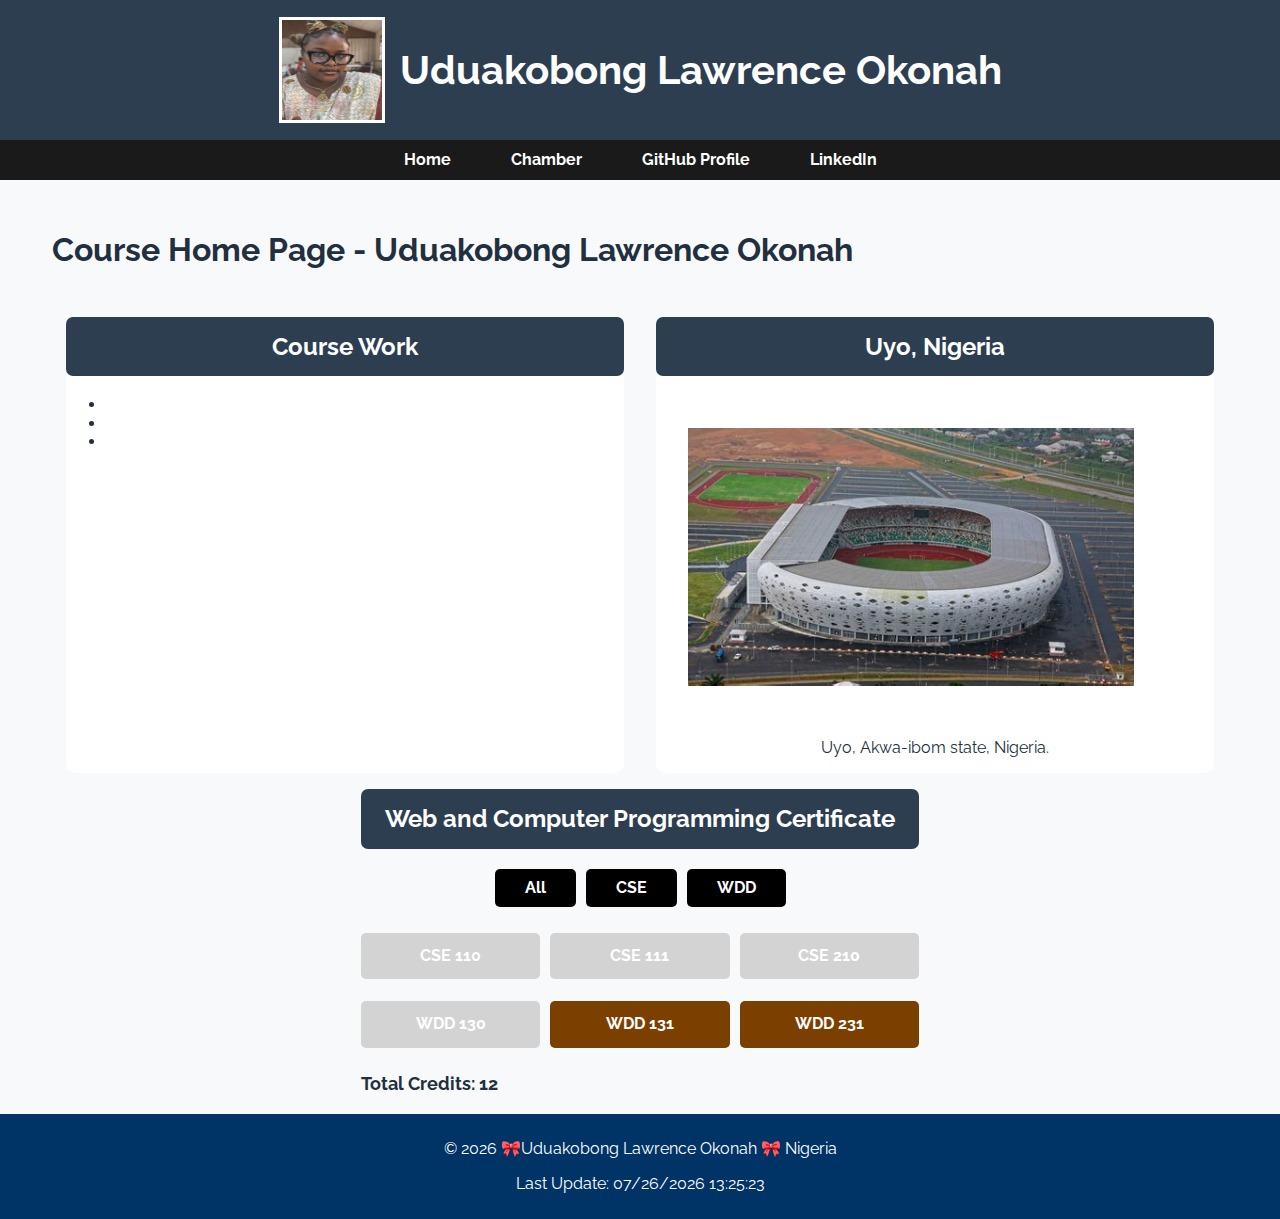
<file: index.html>
<!DOCTYPE html>
<html lang="en">
<head>
    <meta charset="UTF-8">
    <meta name="viewport" content="width=device-width, initial-scale=1.0">
    <meta name="description" content="This is a Course Home Page for WDD 231 - Web Frontend 1. Includes coursework, certificates, and learning resources.">
    <meta name="author" content="Uduakobong Lawrence Okonah">
    <!-- Open Graph Meta Tags -->
    <meta property="og:title" content="My coding Journey">
    <meta property="og:type" content="website">
    <meta property="og:image" content="https://www.ibomair.com/wp-content/uploads/2022/01/hl81gtkfqex41.jpg">
    <meta property="og:url" content="https://www.facebook.com/100078865802410/posts/pfbid02Fm5RbTZzjkz1aXRdN1LoYxddqmeqtpqr6Qx6AHfBVvwzrR9WyxikmptDHrVQuvj9l/?app=fbl">    
    <title>Course Home Page - Uduakobong Lawrence Okonah</title>
    <link rel="preconnect" href="https://fonts.googleapis.com">
    <link rel="preconnect" href="https://fonts.gstatic.com" crossorigin>
    <link href="https://fonts.googleapis.com/css2?family=Raleway:wght@400;700&family=Open+Sans:wght@300;600&display=swap" rel="stylesheet">
    <link rel="stylesheet" href="styles/normalize.css">
    <link rel="stylesheet" href="styles/large.css">
    <link rel="stylesheet" href="styles/small.css">
    <link rel="icon" href="favicon.ico">
    <script src="scripts/navigation.js" defer></script>
    <script src="scripts/date.js" defer></script>
    <script src="scripts/course.js" defer></script>
</head>
<body>
    <header>
        <img src="images/mypicture.jpg" alt="Uduak's Picture">
        <span class="name">Uduakobong Lawrence Okonah</span>
        <button id="menu-toggle">☰</button>
    </header>
    <nav id="animateme">
        <ul id="menu">
            <li><a href="index.html">Home</a></li>
            <li><a href="/chamber/index.html">Chamber</a></li>
            <li><a href="https://github.com/UduakOkonah">GitHub Profile</a></li>
            <li><a href="https://www.linkedin.com/in/uduakobong-okonah-b5bb96252/">LinkedIn</a></li>
        </ul>
    </nav>
    

    <main>
        <h1>Course Home Page - Uduakobong Lawrence Okonah</h1>
      <section class="morden">
        <div class="box">
            <h2>Course Work</h2>
            <ul>
                <li></li>
                <li></li>
                <li></li>
            </ul>
        </div>
      </section>

      <section class="morden">
        <div class="box">
            <h2>Uyo, Nigeria</h2>
            <img  class="img" src="images/Uyo.jpeg" alt="Boabab Trees">
            <p>Uyo, Akwa-ibom state, Nigeria.</p>
        </div>
      </section>

      <section class="Certificate">
        <h2>Web and Computer Programming Certificate</h2>
        <div class="buttons">
            <button id="all">All</button>
            <button id="cse">CSE</button>
            <button id="wdd">WDD</button>
        </div>
    <div>
        <div id="courses" class="courses-container"></div>
        <div id="total-credits" class="total-credits">Total Credits: 0</div>
    </div>
    </section>
    </main>

    <footer>
        <!-- footer -->
        <p>&copy; <span id="currentyear"></span> 🎀Uduakobong Lawrence Okonah 🎀 Nigeria</p>
        <p id="lastModified"></p>
    </footer>
</body>
</html>
</file>
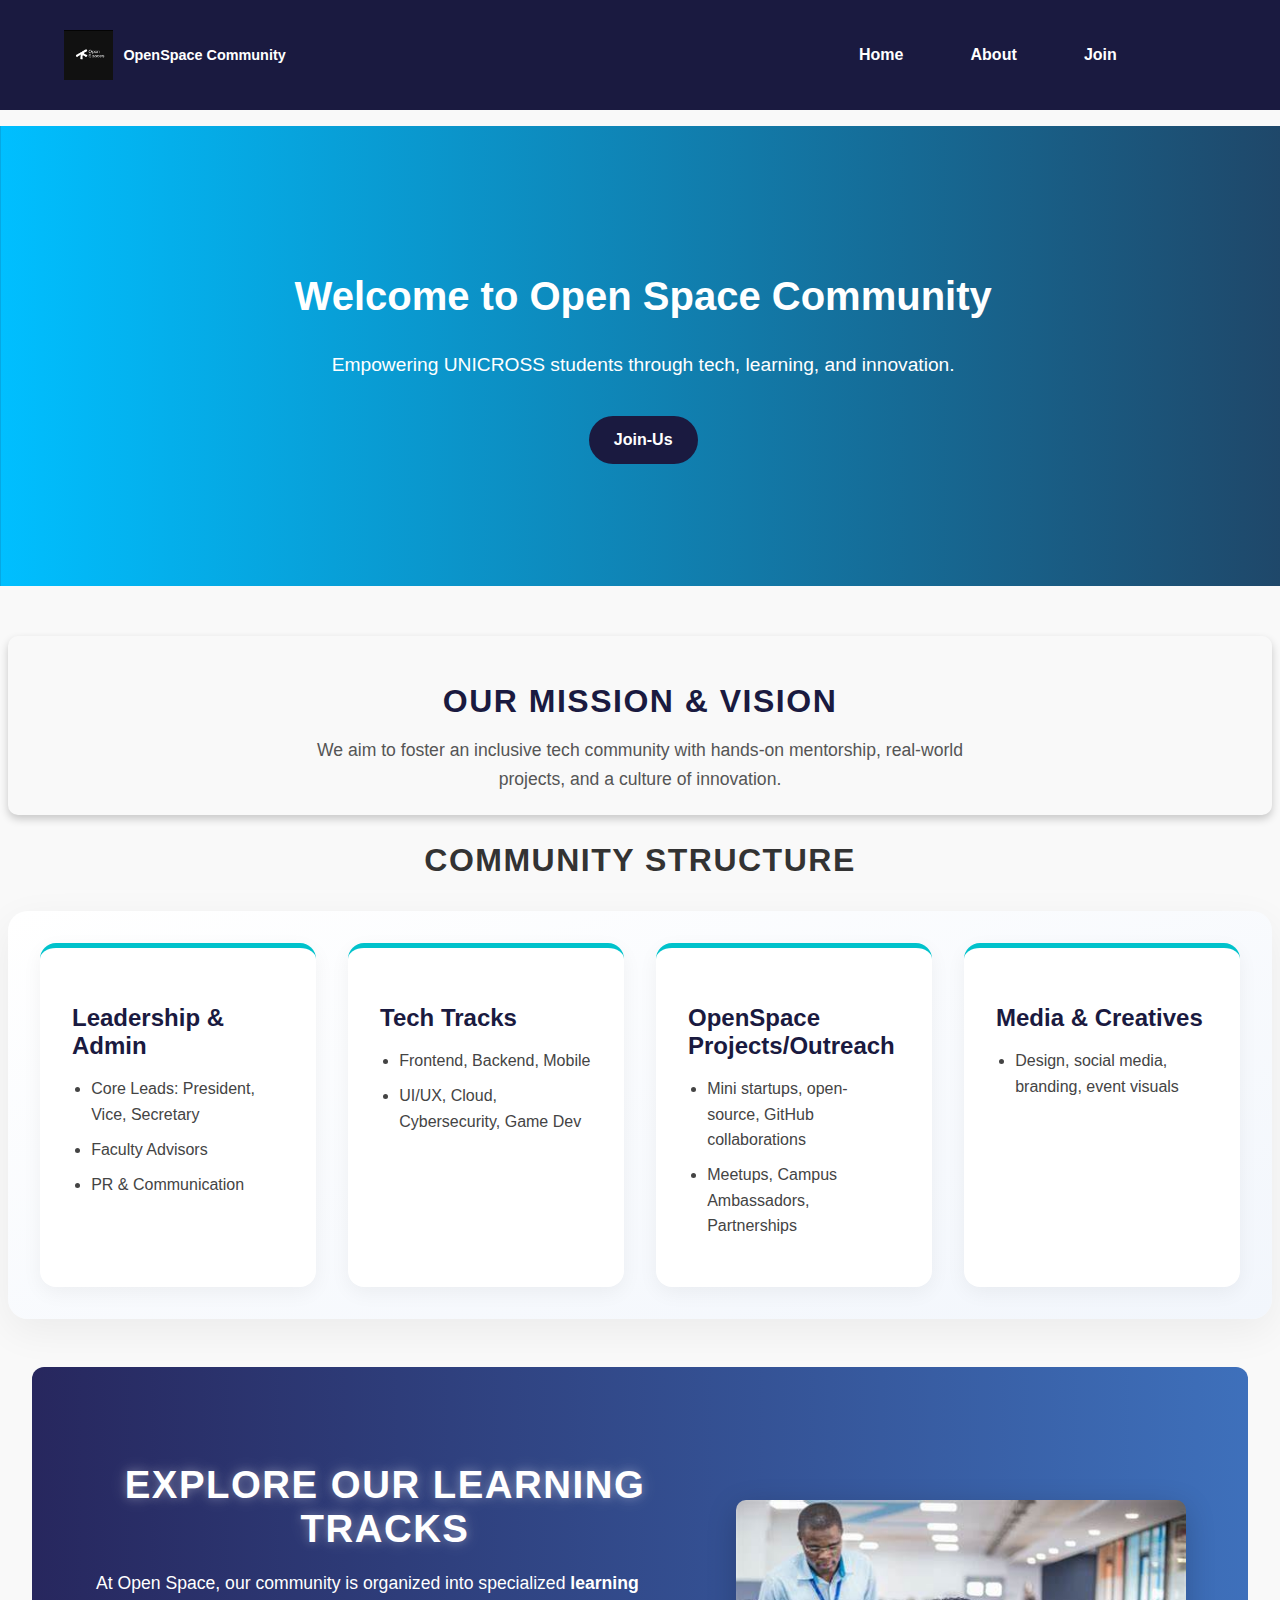
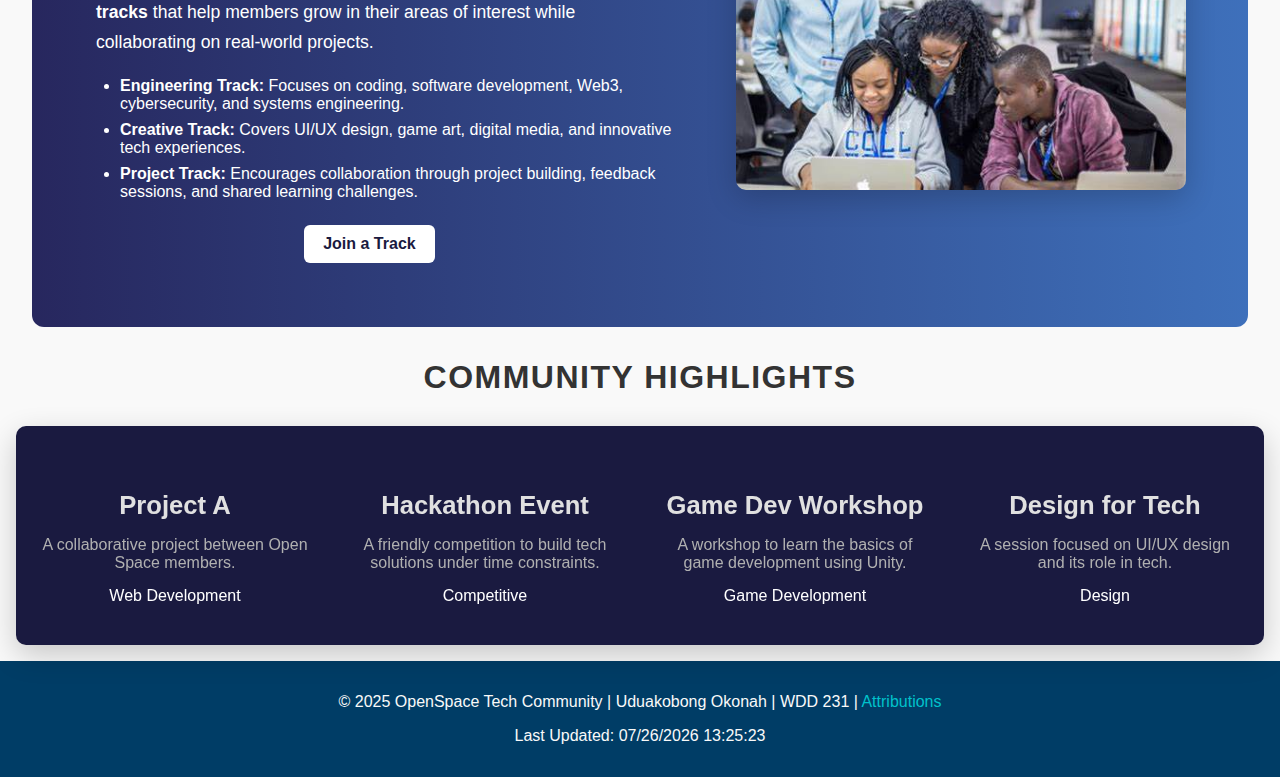
<file: openspace/index.html>
<!-- Let's scaffold the initial project structure and homepage: index.html -->

<!-- File: /openspace/index.html -->
<!DOCTYPE html>
<html lang="en">
<head>
  <meta charset="UTF-8">
  <meta name="viewport" content="width=device-width, initial-scale=1.0">
  <meta name="author" content="Uduakobong Lawrence Okonah">
  <meta name="description" content="The hub for Open Space Tech Community at UNICROSS - events, mentorship, and projects.">

  <!-- Facebook Open Graph Meta -->
  <meta property="og:title" content="OpenSpace Community - Home">
  <meta property="og:type" content="website">
  <meta property="og:image" content="https://github.com/UduakOkonah/wdd231/tree/main/images">
  <meta property="og:url" content="https://yourgithubusername.github.io/wdd231/chamber/index.html">  
  <title>Open Space Tech Community- Home</title>

  <link rel="stylesheet" href="styles/base.css">
  <link rel="stylesheet" href="styles/small.css" media="screen and (max-width: 480px)">
  <link rel="stylesheet" href="styles/meduim.css" media="screen and (min-width: 481px) and (max-width: 768px)">
  <link rel="stylesheet" href="styles/large.css" media="screen and (min-width: 769px)">
  
  <link rel="icon" href="images/favicon.ico">
  <script type="module" src="script/main.js"></script>
  <script type="module" src="script/data.js"></script>
  <script type="module" src="script/navigation.js"></script>
</head>
<body>
  <header>
    <div class="logo-container">
      <img loading="lazy" src="images/logo.jpg" alt="OpenSpace-logo">
      <span>OpenSpace Community</span>
    </div>
    <nav>
      <button id="myButton">&#9776;</button>
      <ul class="menuLinks">
        <li><a href="index.html">Home</a></li>
        <li><a href="about.html">About</a></li>
        <li><a href="join.html">Join</a></li>
      </ul>
    </nav>
  </header>

  <main>
    <section class="hero">
      <h1>Welcome to Open Space Community</h1>
      <p>Empowering UNICROSS students through tech, learning, and innovation.</p>
      <a href="join.html" class="join-btn">Join-Us</a>
    </section>

    <div id="welcome-modal" class="modal hidden">
      <div class="modal-content">
        <span class="close-btn">&times;</span>
        <h2>🎉 Welcome to Open Space Tech!</h2>
        <p>We’re excited to have you here. Explore our tracks and get involved!</p>
      </div>
    </div>
    

    <section class="mission">
      <h2>Our Mission & Vision</h2>
      <p>We aim to foster an inclusive tech community with hands-on mentorship, real-world projects, and a culture of innovation.</p>
    </section>

    <section class="structure">
      <h2>Community Structure</h2>
      <div id="how-to-begin" class="card-container"></div>
    </section>

    <section class="learning-track-highlight">
      <div class="track-content">
        <h2>Explore Our Learning Tracks</h2>
        <p>At Open Space, our community is organized into specialized <strong>learning tracks</strong> that help members grow in their areas of interest while collaborating on real-world projects.</p>
        <ul>
          <li><strong>Engineering Track:</strong> Focuses on coding, software development, Web3, cybersecurity, and systems engineering.</li>
          <li><strong>Creative Track:</strong> Covers UI/UX design, game art, digital media, and innovative tech experiences.</li>
          <li><strong>Project Track:</strong> Encourages collaboration through project building, feedback sessions, and shared learning challenges.</li>
        </ul>
        <a href="join.html" class="cta-btn">Join a Track</a>
      </div>
      <div class="track-image">
        <img loading="lazy" src="images/OIP.jpeg" alt="Open Space community members collaborating">
      </div>
    </section>
    
    
    <section>
      <h2>Community Highlights</h2>
      <div class="spotlight-container" id="spotlight"></div>
      <!-- JS will inject spotlight cards here -->
    </section>
  </main>

  <footer>
    <p>&copy; 2025 OpenSpace Tech Community | Uduakobong Okonah | WDD 231 | <a href="attributions.html">Attributions</a></p>
    <div class="footer-column">
      <p>Last Updated: <span id="lastModified"></span></p>
    </div>
  </footer>
</body>
</html>
</file>
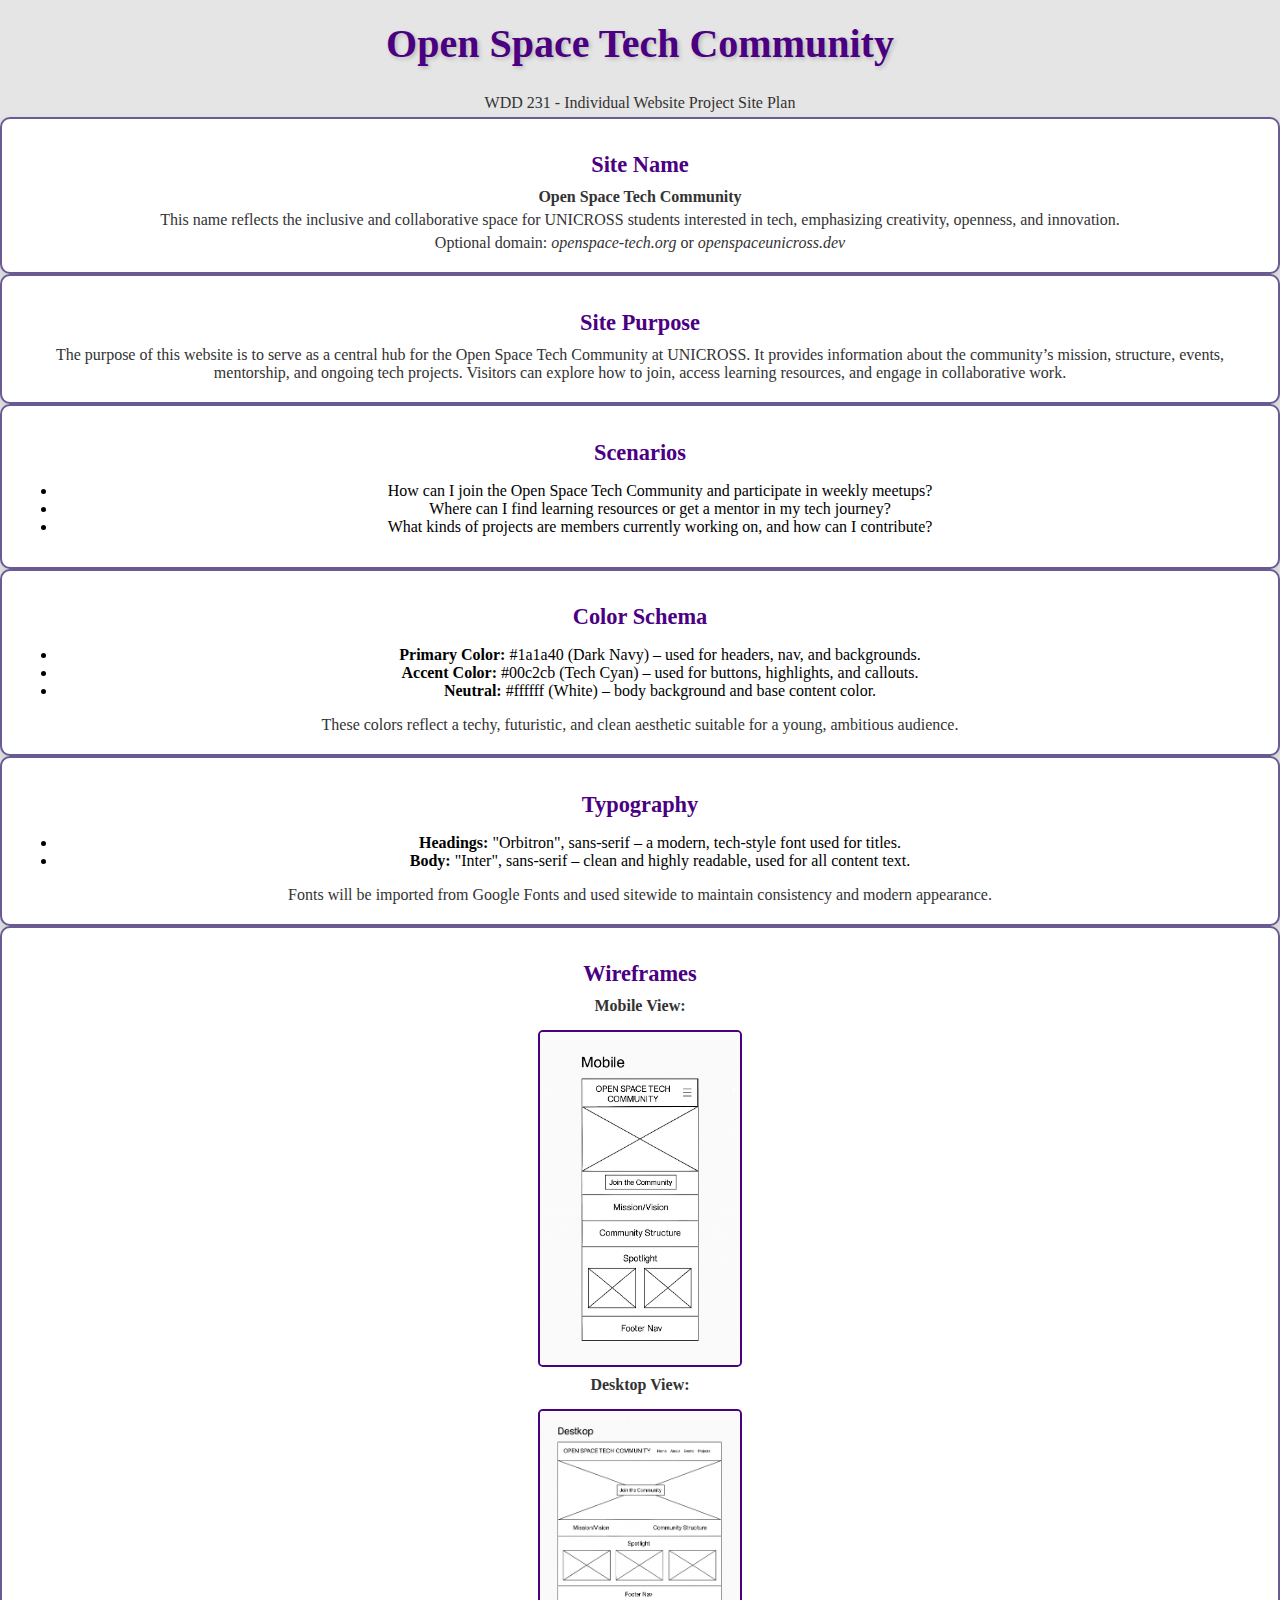
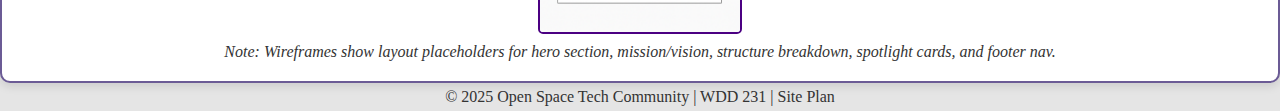
<file: project.html>
<!DOCTYPE html>
<html lang="en">
<head>
  <meta charset="UTF-8" />
  <meta name="viewport" content="width=device-width, initial-scale=1.0"/>
  <title>Open Space Tech Community - Site Plan</title>
  <link rel="stylesheet" href="styles/site-plan.css" />
  <meta name="description" content="Site plan for the Open Space Tech Community project - WDD 231 BYU-Idaho."/>
</head>
<body>
  <header>
    <h1>Open Space Tech Community</h1>
    <p class="subtitle">WDD 231 - Individual Website Project Site Plan</p>
  </header>

  <main>
    <section>
      <h2>Site Name</h2>
      <p><strong>Open Space Tech Community</strong></p>
      <p>This name reflects the inclusive and collaborative space for UNICROSS students interested in tech, emphasizing creativity, openness, and innovation.</p>
      <p>Optional domain: <em>openspace-tech.org</em> or <em>openspaceunicross.dev</em></p>
    </section>

    <section>
      <h2>Site Purpose</h2>
      <p>The purpose of this website is to serve as a central hub for the Open Space Tech Community at UNICROSS. It provides information about the community’s mission, structure, events, mentorship, and ongoing tech projects. Visitors can explore how to join, access learning resources, and engage in collaborative work.</p>
    </section>

    <section>
      <h2>Scenarios</h2>
      <ul>
        <li>How can I join the Open Space Tech Community and participate in weekly meetups?</li>
        <li>Where can I find learning resources or get a mentor in my tech journey?</li>
        <li>What kinds of projects are members currently working on, and how can I contribute?</li>
      </ul>
    </section>

    <section>
      <h2>Color Schema</h2>
      <ul>
        <li><strong>Primary Color:</strong> #1a1a40 (Dark Navy) – used for headers, nav, and backgrounds.</li>
        <li><strong>Accent Color:</strong> #00c2cb (Tech Cyan) – used for buttons, highlights, and callouts.</li>
        <li><strong>Neutral:</strong> #ffffff (White) – body background and base content color.</li>
      </ul>
      <p>These colors reflect a techy, futuristic, and clean aesthetic suitable for a young, ambitious audience.</p>
    </section>

    <section>
      <h2>Typography</h2>
      <ul>
        <li><strong>Headings:</strong> "Orbitron", sans-serif – a modern, tech-style font used for titles.</li>
        <li><strong>Body:</strong> "Inter", sans-serif – clean and highly readable, used for all content text.</li>
      </ul>
      <p>Fonts will be imported from Google Fonts and used sitewide to maintain consistency and modern appearance.</p>
    </section>

    <section>
      <h2>Wireframes</h2>
      <p><strong>Mobile View:</strong></p>
      <img src="images/mobileview.png" alt="Mobile wireframe of homepage" />

      <p><strong>Desktop View:</strong></p>
      <img src="images/destopview.png" alt="Desktop wireframe of homepage" />
      <p><em>Note: Wireframes show layout placeholders for hero section, mission/vision, structure breakdown, spotlight cards, and footer nav.</em></p>
    </section>
  </main>

  <footer>
    <p>&copy; 2025 Open Space Tech Community | WDD 231 | Site Plan</p>
  </footer>
</body>
</html>
</file>
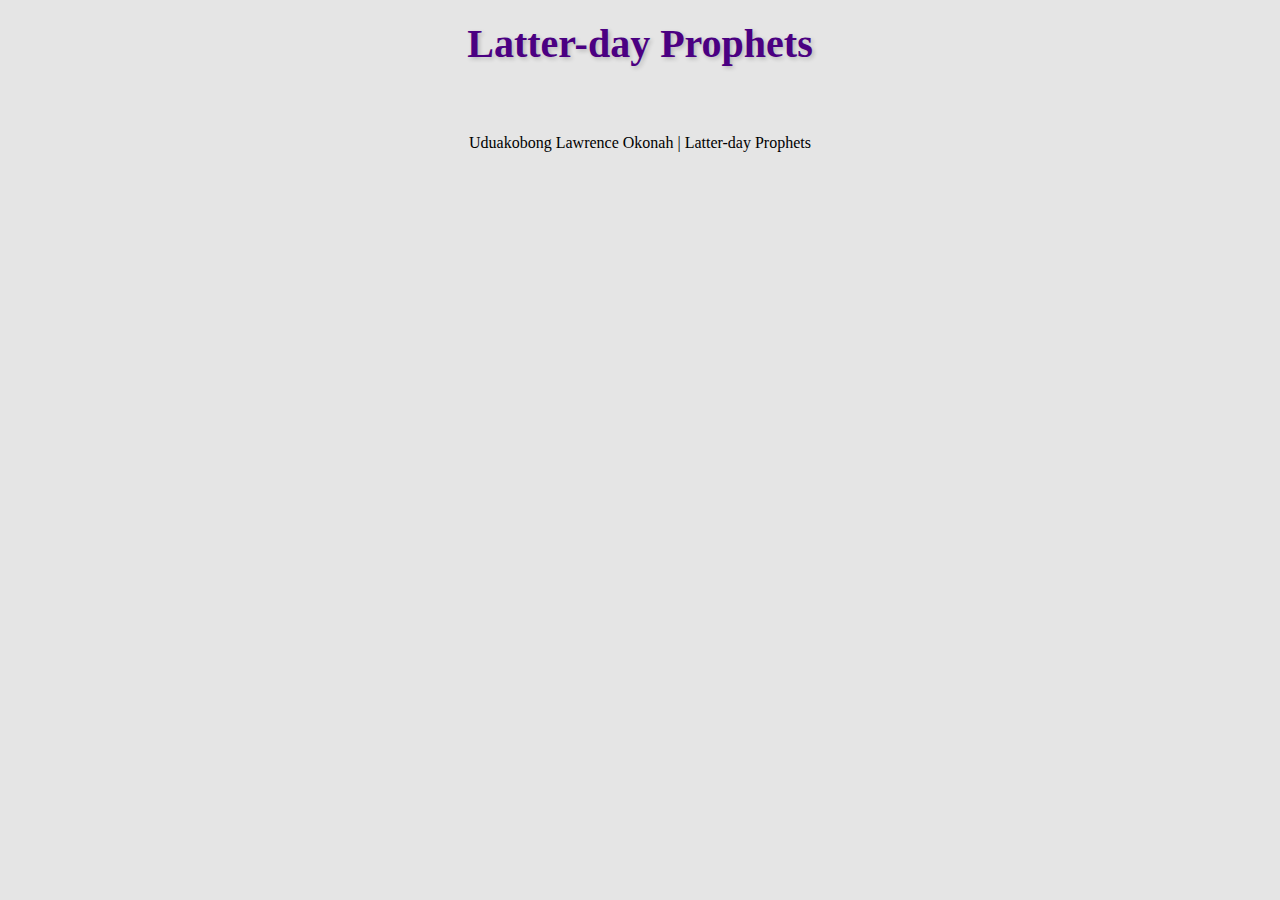
<file: prophets.html>
<!DOCTYPE html>
<html lang="en">
<head>
    <meta charset="UTF-8">
    <meta name="viewport" content="width=device-width, initial-scale=1.0">
    <meta name="description" content="Explore a dynamically generated page showcasing Latter-day Prophets. This webpage uses the Fetch API to retrieve data from a JSON source, displaying important details such as names, birthdates, birthplaces, and portraits of each prophet in an interactive and responsive layout.">
    <meta name="author" content="Uduakobong Lawrence Okonah">
    <title>Latter-day Prophets</title>
    <link rel="stylesheet" href="styles/prophets.css">
    <script src="scripts/prophets.js" defer></script>
</head>
<body>
    <header>
        <h1>Latter-day Prophets</h1>
      </header>
      <main>
        <div id="cards"></div>
      </main>
      <footer>
       Uduakobong Lawrence Okonah | Latter-day Prophets
      </footer>
</body>
</html>
</file>
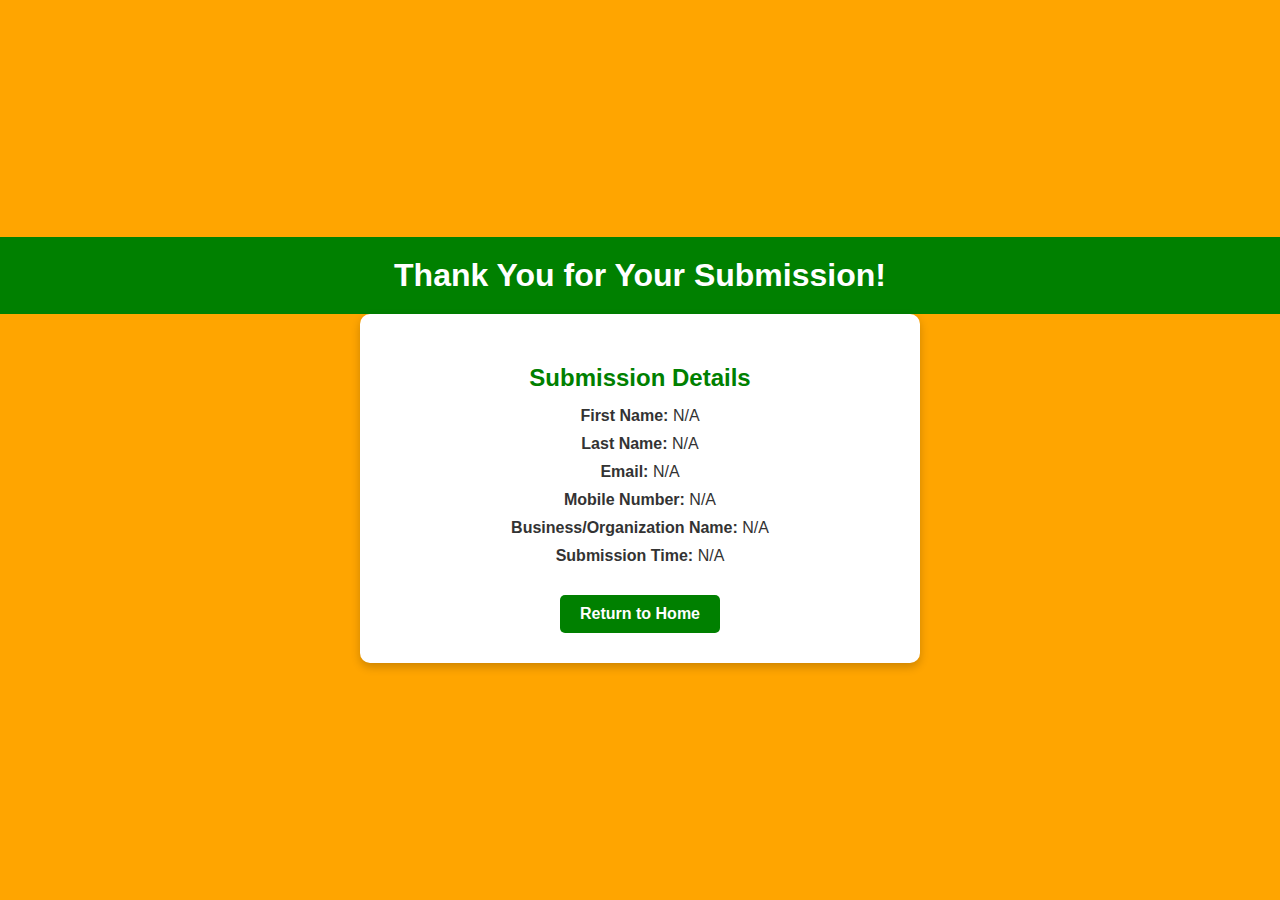
<file: chamber/thankyou.html>
<!DOCTYPE html>
<html lang="en">
<head>
    <meta charset="UTF-8">
    <meta name="viewport" content="width=device-width, initial-scale=1.0">
    <title>Thank You</title>
    <link rel="stylesheet" href="styles/thankyou.css"> <!-- Adjust if needed -->
    <script src="scripts/join.js" defer></script>
</head>
<body class="body">
    <header class="header">
        <h1>Thank You for Your Submission!</h1>
    </header>
    <main class="thank-you-container">
        <section class="confirmation-message">
            <h2>Submission Details</h2>
            <p><strong>First Name:</strong> <span id="firstName"></span></p>
            <p><strong>Last Name:</strong> <span id="lastName"></span></p>
            <p><strong>Email:</strong> <span id="email"></span></p>
            <p><strong>Mobile Number:</strong> <span id="phone"></span></p>
            <p><strong>Business/Organization Name:</strong> <span id="organization"></span></p>
            <p><strong>Submission Time:</strong> <span id="timestamp"></span></p>
            <a href="index.html" class="btn">Return to Home</a>
        </section>
    </main>
</body>
</html>
</file>
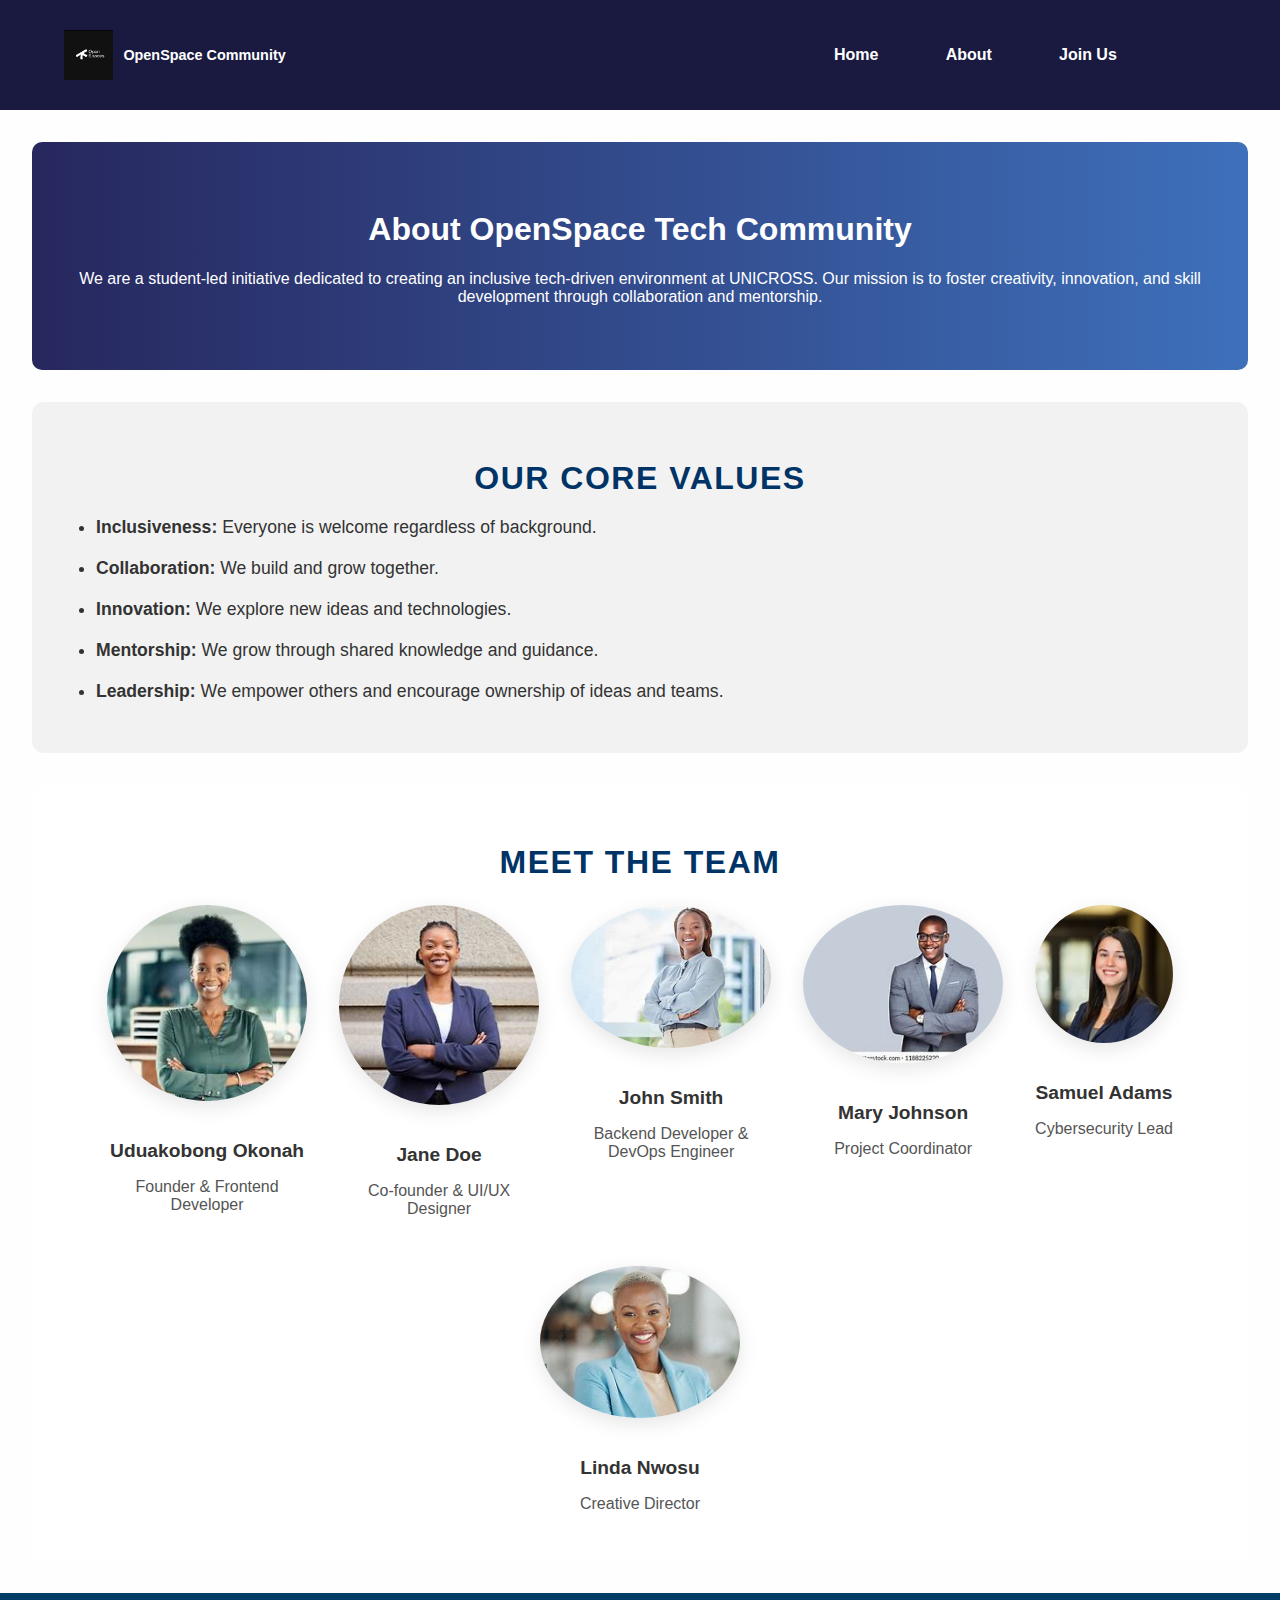
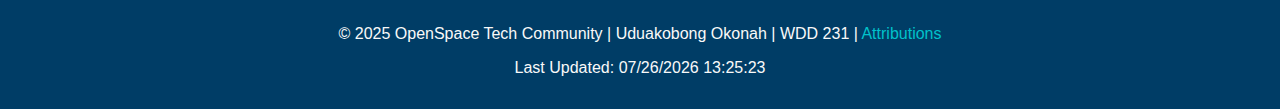
<file: openspace/about.html>
<!DOCTYPE html>
<html lang="en">
<head>
  <meta charset="UTF-8">
  <meta name="viewport" content="width=device-width, initial-scale=1.0">
  <meta name="description" content="Learn more about the OpenSpace Tech Community at UNICROSS, our mission, team, and values.">
  <meta name="author" content="Uduakobong Okonah">

    <!-- Facebook Open Graph Meta -->
  <meta property="og:title" content="OpenSpace Community - About">
  <meta property="og:type" content="website">
  <meta property="og:image" content="https://github.com/UduakOkonah/wdd231/tree/main/images">
  <meta property="og:url" content="https://yourgithubusername.github.io/wdd231/chamber/index.html">  
  <title>About - OpenSpace Tech Community</title>

  <link rel="stylesheet" href="styles/base.css" />
  <link rel="stylesheet" href="styles/small.css" media="screen and (max-width: 480px)">
  <link rel="stylesheet" href="styles/meduim.css" media="screen and (min-width: 481px) and (max-width: 768px)">
  <link rel="stylesheet" href="styles/large.css" media="screen and (min-width: 769px)">
  
  <link rel="icon" href="images/favicon.ico">
  <script type="module" src="script/main.js"></script>
  <script type="module" src="script/data.js"></script>
  <script type="module" src="script/navigation.js"></script>
</head>
<body>
  <header>
    <div class="logo-container">
      <img loading="lazy" src="images/logo.jpg" alt="OpenSpace-logo">
      <span>OpenSpace Community</span>
    </div>
    <nav>
      <button id="myButton">&#9776;</button>
      <ul class="menuLinks">
        <li><a href="index.html">Home</a></li>
        <li><a href="about.html">About</a></li>
        <li><a href="join.html">Join Us</a></li>
      </ul>
    </nav>
  </header>
  <main class="about-page">
    <section class="about-hero">
      <h1>About OpenSpace Tech Community</h1>
      <p>We are a student-led initiative dedicated to creating an inclusive tech-driven environment at UNICROSS. Our mission is to foster creativity, innovation, and skill development through collaboration and mentorship.</p>
    </section>

    <section class="about-values">
      <h2>Our Core Values</h2>
      <ul>
        <li><strong>Inclusiveness:</strong> Everyone is welcome regardless of background.</li>
        <li><strong>Collaboration:</strong> We build and grow together.</li>
        <li><strong>Innovation:</strong> We explore new ideas and technologies.</li>
        <li><strong>Mentorship:</strong> We grow through shared knowledge and guidance.</li>
        <li><strong>Leadership:</strong> We empower others and encourage ownership of ideas and teams.</li>
      </ul>
    </section>

    <section class="about-team">
      <h2>Meet the Team</h2>
      <div class="team-cards">
        <div class="team-member">
          <img loading="lazy" src="images/founder.jpeg" alt="A picture of Uduakobong Okonah">
          <h3>Uduakobong Okonah</h3>
          <p>Founder & Frontend Developer</p>
        </div>
        <div class="team-member">
          <img loading="lazy" src="images/co-founder.jpeg" alt="A picture of Jane Doe">
          <h3>Jane Doe</h3>
          <p>Co-founder & UI/UX Designer</p>
        </div>
        <div class="team-member">
          <img loading="lazy" src="images/backend.jpeg" alt="A picture of john smith">
          <h3>John Smith</h3>
          <p>Backend Developer & DevOps Engineer</p>
        </div>
        <div class="team-member">
          <img loading="lazy" src="images/project.jpeg" alt="A picture of Mary Johnson">
          <h3>Mary Johnson</h3>
          <p>Project Coordinator</p>
        </div>
        <div class="team-member">
          <img loading="lazy" src="images/cyber.jpeg" alt="A picture of Samuel Adams">
          <h3>Samuel Adams</h3>
          <p>Cybersecurity Lead</p>
        </div>
        <div class="team-member">
          <img loading="lazy" src="images/creative.jpeg" alt="A picture of Linda Nwosu">
          <h3>Linda Nwosu</h3>
          <p>Creative Director</p>
        </div>
      </div>
    </section>
  </main>
  <footer>
    <p>&copy; 2025 OpenSpace Tech Community | Uduakobong Okonah | WDD 231 | <a href="attributions.html">Attributions</a></p>
    <div class="footer-column">
      <p>Last Updated: <span id="lastModified"></span></p>
    </div>
  </footer>
</body>
</html>
</file>
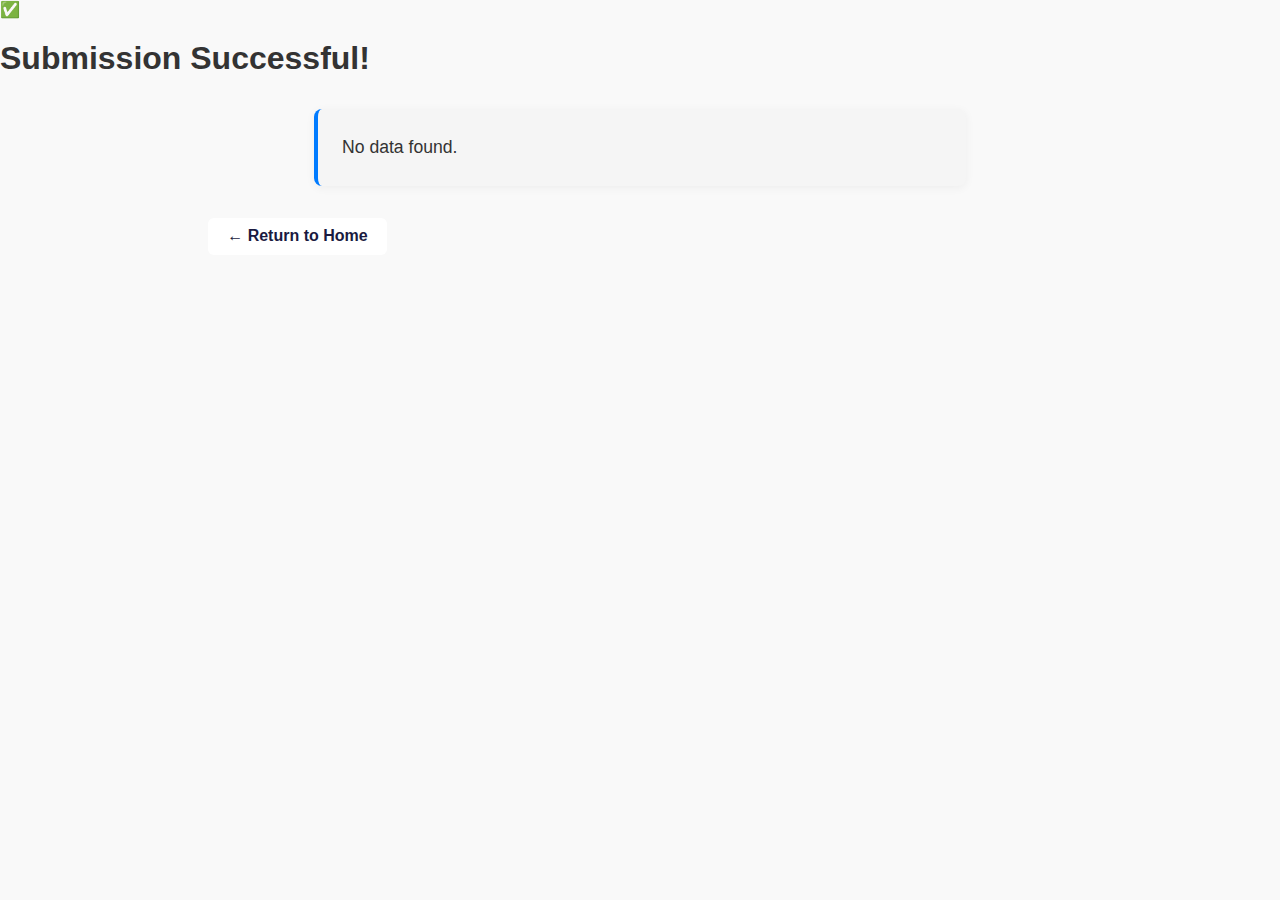
<file: openspace/confirm.html>
<!DOCTYPE html>
<html lang="en">
<head>
  <meta charset="UTF-8">
  <title>Form Submitted</title>
  <link rel="stylesheet" href="styles/base.css">
  <script src="script/main.js"></script>
  <script type="module" src="script/confirm.js"></script>
</head>
<body>
  <main>
    <div class="success-icon">✅</div>
    <h1>Submission Successful!</h1>
    <div id="confirmation">
      <p>Thank you for joining the Open Space Tech Community.</p>
      <p>Your submission has been received successfully.</p>
      <p>We'll get back to you soon!</p>
    </div>
    <a href="index.html" class="cta-btn">← Return to Home</a>
  </main>
  
</body>
</html>
</file>
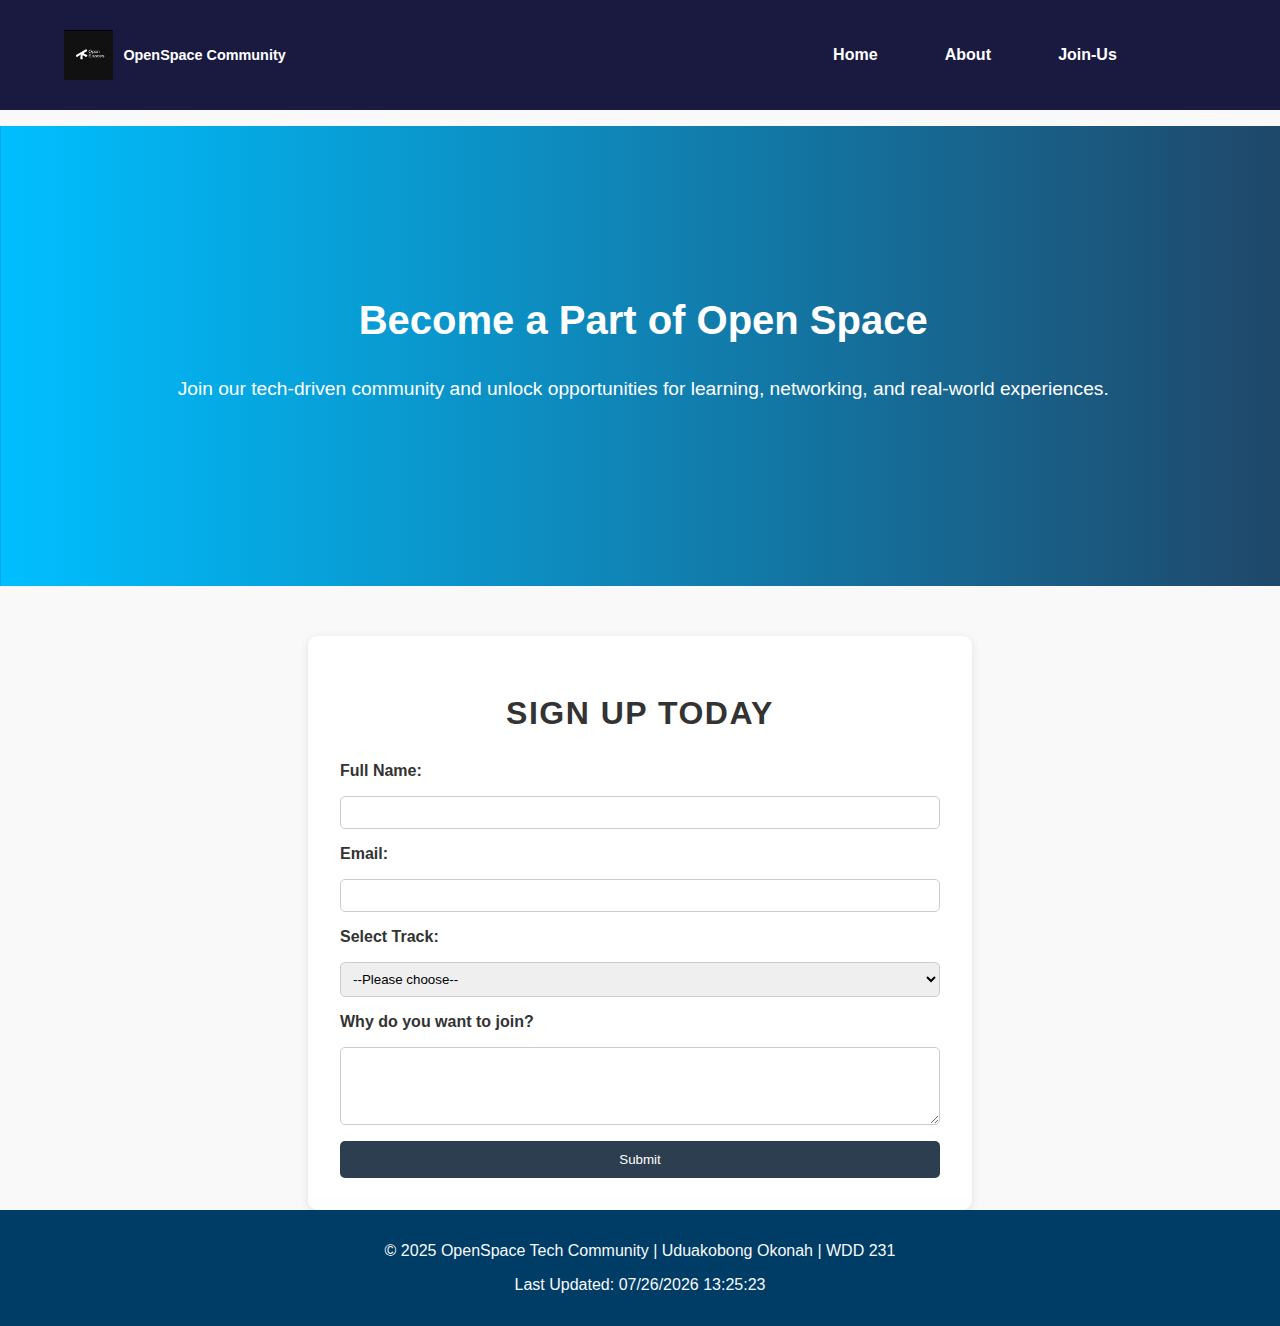
<file: openspace/join.html>
<!DOCTYPE html>
<html lang="en">
<head>
  <meta charset="UTF-8">
  <meta name="viewport" content="width=device-width, initial-scale=1.0">
  <meta name="description" content="Join the Open Space Tech Community and start your tech journey with like-minded peers.">
  <meta name="author" content="Uduakobong Lawrence Okonah">

    <!-- Facebook Open Graph Meta -->
  <meta property="og:title" content="OpenSpace Community - Join-Us">
  <meta property="og:type" content="website">
  <meta property="og:image" content="https://github.com/UduakOkonah/wdd231/tree/main/images">
  <meta property="og:url" content="https://yourgithubusername.github.io/wdd231/chamber/index.html">  
  <title>Join-Us - OpenSpace Tech Community</title>

  <link rel="stylesheet" href="styles/base.css">
  <link rel="stylesheet" href="styles/small.css" media="screen and (max-width: 480px)" >
  <link rel="stylesheet" href="styles/meduim.css" media="screen and (min-width: 481px) and (max-width: 768px)">
  <link rel="stylesheet" href="styles/large.css" media="screen and (min-width: 769px)" >
  
  <link rel="icon" href="images/favicon.ico">
  <script type="module" src="script/data.js"></script>
  <script type="module" src="script/navigation.js"></script>
  <script type="module" src="script/form.js"></script>
  <script type="module" src="script/join.js"></script>
</head>
<body>
  <header>
    <div class="logo-container">
      <img loading="lazy" src="images/logo.jpg" alt="OpenSpace-logo">
      <span>OpenSpace Community</span>
    </div>
    <nav>
      <button id="myButton">&#9776;</button>
      <ul class="menuLinks">
        <li><a href="index.html">Home</a></li>
        <li><a href="about.html">About</a></li>
        <li><a href="join.html">Join-Us</a></li>
      </ul>
    </nav>
  </header>

  <main>
    <section class="hero">
      <h1>Become a Part of Open Space</h1>
      <p>Join our tech-driven community and unlock opportunities for learning, networking, and real-world experiences.</p>
    </section>

    <section class="form-section">
      <h2>Sign Up Today</h2>
      <form id="joinForm" action="confirm.html" method="get">
        
        <label for="name">Full Name:</label>
        <input type="text" id="name" name="name" required>

        <label for="email">Email:</label>
        <input type="email" id="email" name="email" required>

        <label for="track">Select Track:</label>
        <select id="track" name="track" required>
          <option value="">--Please choose--</option>
          <option value="engineering">Engineering Track</option>
          <option value="creative">Creative Track</option>
          <option value="project">Project Track</option>
        </select>

        <label for="why">Why do you want to join?</label>
        <textarea id="why" name="why" rows="4"></textarea>

        <button type="submit">Submit</button>
      </form>
      <p id="successMessage" class="hidden">Thank you for joining us! We'll be in touch soon.</p>
    </section>
  </main>

  <footer>
    <p>&copy; 2025 OpenSpace Tech Community | Uduakobong Okonah | WDD 231</p>
    <div class="footer-column">
      <p>Last Updated: <span id="lastModified"></span></p>
    </div>
  </footer>
</body>
</html>
</file>
<file: styles/large.css>
@media (min-width: 850px) {

    nav{
        background-color: var(--secondary-color);
        height: 30px;
        display: flex;
        justify-content: space-evenly;
        align-items: center;
        height: 40px;
        }

    #menu {
        display: flex !important; /* Force it to show */
        flex-direction: row !important;
        justify-content: center;
        gap: 20px;
    }

    nav ul li {
        margin: 0 20px;
        display: block;
        max-width: 400px;
    }

    header span {
        font-size: 2.5rem;
        font-weight: bold;
    } 

    nav ul li a {
        font-size: 1rem;
    }

    #menu-toggle {
        display: none;
    }

    main {
        display: flex;
        flex-wrap: wrap;
        justify-content: center;
    }

    h1{
  width: 100%;
    }

    section {
        width: 45%;
    }


    #courses {
        display: grid;
        grid-template-columns: repeat(3, 1fr); 
        gap: 10px;
        justify-content: center;
        max-width: 600px;
        margin: 0 auto;
    }
    
    .course-box {
        text-align: center;
        padding: 15px;
        font-size: 16px;
        font-weight: bold;
        border-radius: 5px;
    }
    
}
</file>
<file: styles/small.css>
/* Global Styles */
:root {
    --primary-color: #2c3e50;
    --secondary-color: #1a1a1a;
    --background-color: #f8f9fa;
    --text-color: #222f3e;
    --accent-color: #1e3799;
    --light-gray: #95a5a6;
}
 body {
    font-family: 'Raleway', sans-serif;
    background-color: var(--background-color);
    color: var(--text-color);
    padding: 0;
    margin: 0 auto;
}


header {
    background-color: var(--primary-color);
    color: rgb(255, 255, 255);
    display: flex;
    align-items: center;
    padding: 20px;
    justify-content: center;
    height: 100px;
}

header img {
    width: 100px;
    height: 100px;
    margin-right: 15px;
    border: 3px solid white;
}

header span {
    font-weight: bold;
} 

nav ul {
	list-style-type: none;
}

nav {
    margin: 0 auto;
}

nav a {
    color: white;
    display: block;
    text-decoration: none;
    font-size: 1.2rem;
    font-weight: 700;
	text-align: center;
}

nav a:hover {
color: var(--accent-color);
}


nav ul li {
    color: white;
    text-decoration: none;
    display: block;
    text-align: center;
    background-color: var(--secondary-color);
}  

#menu {
    display: none;
    flex-direction: column;
    text-align: center;
    padding: 0;
}

#menu.open {
    display: flex;
}

#menu-toggle {
    background: var(--primary-color);
    border: none;
    color: white;
    font-size: 1.5rem;
    cursor: pointer;
    /* width: 100%; */
    text-align: right;
    margin-left: 2rem;
}

/* Show menu when active */
nav ul.show {
    display: block;
}

h1{
    margin: 2rem;
}

main {
    padding: 20px;
}

h2 {
    text-align: center;
    color: white;
    background-color:var(--primary-color);
    padding: 1rem;
    margin-top: 0%;
    border-radius: 7px;
}

.img{
    width: 80%;
    height: 90%;
    margin: 2rem;
}
.morden p{
    text-align: center;
}

.morden{
    background: white;
    padding:0;
    border-radius: 10px;
    margin: 1rem;
}


.certificates {
    text-align: center;
    background: white;
    padding: 20px;
    margin: 20px auto;
    border-radius: 10px;
    max-width: 600px; 
}

.buttons {
    display: flex;
    justify-content: center;
    gap: 10px;
    margin-bottom: 20px;
}

.buttons button {
    background-color: black;
    color: white;
    border: none;
    padding: 10px 30px;
    cursor: pointer;
    border-radius: 5px;
    font-weight: bold;
}

#courses {
    justify-content: center;
    max-width: 600px;
    margin: 0 auto;
    
}

.course-box {
    text-align: center;
    padding: 14px;
    font-size: 16px;
    font-weight: bold;
    border-radius: 5px;
    margin: 6px 0; 
    transition: 0.3s;
}


.total-credits {
    margin-top: 20px;
    font-size: 18px;
    font-weight: bold;
}

  

footer {
    text-align: center;
    background: #003366;
    color: white;
    padding: 10px;
}
</file>
<file: openspace/styles/base.css>
/* File: styles/base.css */
:root {
    --primary-color: #1a1a40;
    --accent-color: #00c2cb;
    --neutral-color: #f9f9f9;
    --heading-font: 'Inter', sans-serif;
    --body-font: 'Inter', sans-serif;
    --text-color: #333;
  }
  
/* General Styling */
body {
  font-family: var(--body-font);
  color: var(--text-color);
  background-color: var(--neutral-color);
  margin: 0;
  padding: 0;
  overflow-x: hidden;
  width: 100%;
}
  
/* Header Styling */
header {
  display: flex;
  align-items: center;
  background-color: var(--primary-color);
  padding: 1rem;
  color: white;
}

.logo-container {
  display: flex;
  align-items: center;
}

.logo-container img {
  margin-right: 10px; 
  height: 50px; 
}

.logo-container span {
  font-size: 1.2em; /* Adjust the text size */
  font-weight: bold;
}

/* Navigation */
nav {
  background-color: var(--primary-color);
  padding: 1rem;
}

/* Menu Links */
ul.menuLinks {
  display: none;
  list-style-type: none;
  padding: 1rem;
  text-align: center;
}

ul.menuLinks li a {
  display: block;
  padding: .75rem 2vw;
  color: #fff;
  text-decoration: none;
  transition: transform 0.3s ease, color 0.3s ease;
}

ul.menuLinks a:hover {
  background-color: rgba(255, 255, 255, 0.2);
}

/*Hamburger Button */
#myButton {
  font-size: 1.5rem;
  background-color: var(--primary-color);
  border: none;
  color: #fff;
  cursor: pointer;
  width: 100%;
  padding: .25rem 2vw;
  margin-left: 1px;
}

.logo-container span{
  font-size: .9rem;
}

/*Active Menu Item */
li.current-menu-item a {
  background-color: rgba(0, 0, 0, 0.2);
}

/*Show Menu When Button is Clicked */
ul.menuLinks.open {
  display: block;
}

/* Hide Hamburger Icon When Open */
#myButton.open {
  visibility: hidden; 
}


#myButton.open::before {
  content: "✖"; 
  visibility: visible; 
}
  
  
.hero {
  width: 88%;
  margin-top: 1rem;
  text-align: center;
  background: linear-gradient(to right, #00BFFF, #1f4769);
  background-size: cover;
  background-position: center;
  color: white;
  padding: 4rem 2rem;
  height: 300px;
  justify-content: center;
  margin-bottom: 50px;
  animation: heroZoom 3s ease-in-out forwards;
}

@keyframes heroZoom {
  0% { transform: scale(1); }
  100% { transform: scale(1.05); }
}

/* Fade-in Animation */
@keyframes fadeInUp {
  from { opacity: 0; transform: translateY(30px); }
  to { opacity: 1; transform: translateY(0); }
}

  
  .hero h1 {
    font-size: 2.5rem;
    margin-bottom: 1rem;
    animation: fadeInUp 1.5s ease-in-out;
  }
  
  .hero p {
    font-size: 1.2rem;
    margin-bottom: 15px;
    padding-bottom: 25px;
    animation: fadeInUp 1.5s ease-in-out;
  }

.join-btn {
  display: inline-block;
  border: none;
  padding: 15px 25px;
  background-color: var(--primary-color);
  color: white;
  text-decoration: none;
  cursor: pointer;
  border-radius: 50px;
  font-weight: bold;
  transition: transform 0.3s ease-in-out, background 0.3s ease-in-out, box-shadow 0.3s ease-in-out;
  animation: pulse 2s infinite;
}


.join-btn a{
  color: #fff;
  text-decoration: none;
}

/* Button Pulse Effect */
@keyframes pulse {
    0% { box-shadow: 0 0 5px rgba(22, 128, 226, 0.5); }
    50% { box-shadow: 0 0 20px rgb(96, 171, 231); }
    100% { box-shadow: 0 0 5px rgba(0, 68, 255, 0.5); }
}

/* Button Hover */
.join-btn:hover {
    background: var(--accent-color);
    transform: scale(1.1);
    box-shadow: 0 0 15px rgba(55, 142, 223, 0.8);
}

/* Wave Movement */
@keyframes waveMove {
    0% { background-position: 0 0; }
    100% { background-position: 1000px 0; }
}
  
  .mission {
    margin: .5rem;
    padding: 20px;
    border-radius: 10px;
    text-align: center;
    box-shadow: 0 4px 8px rgba(0, 0, 0, 0.2);
    margin-bottom: 20px;
  }
  
  .mission:hover {
    transform: translateY(-5px);
    box-shadow: 0 12px 40px rgba(0, 0, 0, 0.06);
  }
  
  .mission h2 {
    font-size: 2rem;
    margin-bottom: 1rem;
    color: var(--primary-color);
    font-family: var(--heading-font);
  }
  
  .mission p {
    font-size: 1.1rem;
    color: #555;
    line-height: 1.7;
    max-width: 700px;
    margin: 0 auto;
  }
  
  
  .structure {
    /* padding: 4rem 2rem; */
    background-color: #f9f9f9;
    text-align: center;
  }
  
  .card-container {
    display: grid;
    gap: 2rem;
    grid-template-columns: repeat(auto-fit, minmax(250px, 1fr));
    margin: 0 auto;
    justify-content: center;
  }
  
  .card-container article {
    background-color: #fff;
    padding: 2rem;
    border-radius: 16px;
    box-shadow: 0 8px 30px rgba(0, 0, 0, 0.05);
    transition: transform 0.3s ease, box-shadow 0.3s ease;
    text-align: left;
  }
  
  .card-container article:hover {
    transform: translateY(-6px);
    box-shadow: 0 12px 40px rgba(0, 0, 0, 0.08);
  }

  #how-to-begin {
    padding: 2rem;
    background: linear-gradient(to bottom right, #ffffff, #f2f6fc);
    border-radius: 20px;
    box-shadow: 0 12px 40px rgba(0, 0, 0, 0.06);
    margin-top: 2rem;
    margin-bottom: 3rem;
    transition: all 0.3s ease;
    max-width: 1200px;
    margin-left: auto;
    margin-right: auto;
    list-style: none;
  }
  
  #how-to-begin:hover {
    transform: scale(1.01);
    box-shadow: 0 18px 60px rgba(0, 0, 0, 0.08);
  }

  #how-to-begin .card {
    background: #fff;
    padding: 2rem;
    border-radius: 16px;
    box-shadow: 0 6px 20px rgba(0, 0, 0, 0.05);
    transition: all 0.3s ease;
    border-top: 5px solid var(--accent-color, #005fa3);
    text-align: left;
  }
  
  #how-to-begin .card:hover {
    transform: translateY(-6px);
    box-shadow: 0 16px 40px rgba(0, 0, 0, 0.08);
    border-color: #003d66;
  }
  
  #how-to-begin h3 {
    font-size: 1.5rem;
    color: var(--primary-color, #003366);
    margin-bottom: 1rem;
    font-family: var(--heading-font, 'Segoe UI', sans-serif);
  }
  
  #how-to-begin ul {
    padding-left: 1.2rem;
  }
  
  #how-to-begin ul li {
    font-size: 1rem;
    color: #444;
    line-height: 1.6;
    margin-bottom: 0.6rem;
    list-style-type: disc;
  }

  /* Spotlight section */
  #spotlight {
    padding: 40px 20px;
    background: var(--primary-color);
    border-radius: 10px;
    text-align: center;
    margin: 1rem;
    color: white;
    box-shadow: 0 10px 30px rgba(0, 0, 0, 0.2);
  }
  
 h2 {
    font-size: 2rem;
    font-weight: bold;
    text-transform: uppercase;
    margin-bottom: 30px;
    text-align: center;
    letter-spacing: 1.5px;
    text-shadow: 0 0 10px rgba(255, 255, 255, 0.3), 0 0 20px rgba(255, 255, 255, 0.2);
  }
  
  .spotlight-container {
    display: grid;
    gap: 2rem;
    grid-template-columns: repeat(auto-fit, minmax(250px, 1fr));
    margin: 0 auto;
    padding: 20px;
    background: rgba(255, 255, 255, 0.1);
    border-radius: 8px;
    color: white;
    box-shadow: 0 4px 10px rgba(0, 0, 0, 0.3);
    backdrop-filter: blur(10px);
    transition: transform 0.3s ease, box-shadow 0.3s ease;
    text-align: left;
  }
  
  .spotlight-container h3 {
    font-size: 1.6rem;
    font-weight: bold;
    margin-bottom: 10px;
    color: #e0e0e0;
  }
  
  .spotlight-container p {
    font-size: 1rem;
    margin-bottom: 15px;
    color: #b0b0b0;
  }
  
  
  .spotlight-container:hover {
    transform: translateY(-10px);
    box-shadow: 0 12px 30px rgba(0, 0, 0, 0.3);
  }

  /* Learning track */
  .learning-track-highlight {
    display: flex;
    flex-wrap: wrap;
    background: linear-gradient(to right, #27275e, #3e70bb);
    color: white;
    padding: 3rem 2rem;
    align-items: center;
    justify-content: center;
    border-radius: 12px;
    margin: 2rem;
  }
  
  .track-content {
    flex: 1 1 500px;
    max-width: 600px;
    padding: 1rem 2rem;
  }
  
  .track-content h2 {
    font-size: 2.4rem;
    font-family: var(--heading-font, 'Segoe UI', sans-serif);
    margin-bottom: 1rem;
  }
  
  .track-content p {
    font-size: 1.1rem;
    margin-bottom: 1.2rem;
    line-height: 1.7;
  }
  
  .track-content ul {
    list-style: disc;
    padding-left: 1.5rem;
    margin-bottom: 1.5rem;
  }
  
  .track-content li {
    font-size: 1rem;
    margin-bottom: 0.5rem;
  }
  
  .cta-btn {
    display: inline-block;
    background: white;
    color: var(--primary-color);
    padding: 0.6rem 1.2rem;
    border-radius: 6px;
    text-decoration: none;
    font-weight: bold;
    margin-left: 13rem;
    transition: background 0.3s ease;
  }
  
  .cta-btn:hover {
    background: #f1f1f1;
  }
  
  .track-image {
    flex: 1 1 400px;
    padding: 1rem;
    text-align: center;
  }
  
  .track-image img {
    width: 100%;
    max-width: 450px;
    border-radius: 10px;
    box-shadow: 0 8px 30px rgba(0, 0, 0, 0.2);
}

/* About Us */
.about-page {
  padding: 2rem;
  /* max-width: 1200px; */
  margin: auto;
  background-color: #fefefe;
  font-family: 'Segoe UI', sans-serif;
}

.about-hero {
  text-align: center;
  padding: 3rem 1rem;
  background: linear-gradient(to right, #27275e, #3e70bb);
  color: white;
  border-radius: 10px;
  margin-bottom: 2rem;
}

.about-values {
  padding: 2rem;
  background: #f2f2f2;
  border-radius: 12px;
  margin-bottom: 2rem;
}

.about-values h2 {
  font-size: 2rem;
  color: #003366;
  margin-bottom: 1rem;
}

.about-values ul {
  list-style: disc;
  padding-left: 2rem;
}

.about-values li {
  font-size: 1.1rem;
  margin-bottom: 0.8rem;
  line-height: 1.6;
}

.about-team {
  padding: 2rem;
  background: #ffffff;
  border-radius: 12px;
}

.about-team h2 {
  font-size: 2rem;
  color: #003366;
  margin-bottom: 1.5rem;
  text-align: center;
}

.team-cards {
  display: flex;
  flex-wrap: wrap;
  gap: 2rem;
  justify-content: center;
}

.team-member {
  text-align: center;
  max-width: 200px;
}

.team-member img {
  width: 100%;
  border-radius: 50%;
  box-shadow: 0 6px 20px rgba(0, 0, 0, 0.1);
  margin-bottom: 1rem;
}

.team-member h3 {
  font-size: 1.2rem;
  margin-bottom: 0.4rem;
}

.team-member p {
  color: #555;
}

/* Join-Us */

.form-section {
  padding: 2rem;
  max-width: 600px;
  margin: 0 auto;
  background: white;
  border-radius: 10px;
  box-shadow: 0 2px 10px rgba(0,0,0,0.1);
}

form {
  display: flex;
  flex-direction: column;
  gap: 1rem;
}

form label {
  font-weight: bold;
}

form input, form select, form textarea {
  padding: 0.5rem;
  border: 1px solid #ccc;
  border-radius: 5px;
}

form button {
  background-color: #2c3e50;
  color: white;
  padding: 0.7rem;
  border: none;
  border-radius: 5px;
  cursor: pointer;
}

form button:hover {
  background-color: #1a252f;
}

#successMessage {
  color: green;
  font-weight: bold;
  margin-top: 1rem;
}

.hidden {
  display: none;
}

/* Footer */
footer{
  background-color: #003d66;
  text-align: center;
  color: var(--neutral-color);
  padding: 1rem;
}

  footer a {
    color: var(--accent-color);
    text-decoration: none;
  }

  /* Confirm Page Styles */
#confirmation {
  max-width: 600px;
  margin: 2rem auto;
  padding: 1.5rem;
  background-color: #f5f5f5;
  border-left: 4px solid #007BFF;
  border-radius: 8px;
  font-size: 1.1rem;
  line-height: 1.6;
  box-shadow: 0 2px 10px rgba(0,0,0,0.05);
}

#confirmation p {
  margin: 0.5rem 0;
}
</file>
<file: openspace/styles/small.css>
/* Small screen styles */

.hero {
  padding: 2rem 1rem;
  height: 300;
}

.hero h1 {
  font-size: 2.2rem;
}

.hero p {
  padding-bottom: 2px;
  font-size: 1rem;
}

.join-btn {
  font-size: 10px;
  padding: 12px 20px;
}

.mission h2 {
  font-size: 1.6rem;
}

.mission p {
  font-size: 1rem;
}

.structure h2 {
  font-size: 1.8rem;
}

.card-container {
  grid-template-columns: 1fr;
}

.card-container article {
  padding: 1.5rem; /* Reduced padding */
}

.card-container article h3 {
  font-size: 1rem; /* Smaller heading font size */
}

.card-container article p {
  font-size: 0.5rem; /* Smaller paragraph font size */
}

#how-to-begin {
  padding: 1.5rem;
}

#how-to-begin h3 {
  font-size: 1.4rem;
}

#how-to-begin ul li {
  font-size: 0.9rem;
}

#spotlight h2 {
  font-size: 1.8rem;
}

.spotlight-container {
  grid-template-columns: 1fr;
}

.learning-track-highlight {
  text-align: center;
  height: 910px;
  margin: 0.2rem;
}

.track-content {
  max-width: 100%;
}
.learning-track-highlight .track-content h2 {
  font-size: 2rem; /* Smaller heading font size */
}

.learning-track-highlight .track-content p {
  font-size: 1rem; /* Smaller paragraph font size */
}

.learning-track-highlight .track-content ul li {
  font-size: 0.9rem; /* Smaller list item font size */
}

.cta-btn {
  margin-left: 0;
  padding: 0.6rem 1rem;
}

.track-image img {
  max-width: 100%;
}


footer {
  font-size: 0.875rem;
}
</file>
<file: openspace/styles/meduim.css>
/* Medium screen styles */
   /* Hero Section */

  .hero-text h1 {
    font-size: 2rem;
    margin-bottom: 12px;
  }

  #myButton {
    margin-left: 9rem;
  }

.mission h2 {
  font-size: 1.8rem;
}

.mission p {
  font-size: 1.1rem;
}

.structure h2 {
  font-size: 2rem;
}

.card-container {
  grid-template-columns: repeat(auto-fit, minmax(250px, 1fr));
}

#how-to-begin {
  padding: 2rem;
}

#how-to-begin h3 {
  font-size: 1.6rem;
}

#how-to-begin ul li {
  font-size: 1rem;
}

#spotlight h2 {
  font-size: 2rem;
}

.spotlight-container {
  grid-template-columns: repeat(auto-fit, minmax(220px, 1fr));
}

.learning-track-highlight {
  height: 900px;
}

.track-content {
  max-width: 100%;
}

.cta-btn {
  margin-left: 7rem;
  padding: 0.6rem 1.2rem;
}

.track-image img {
  max-width: 100%;
}

footer {
  padding: 2.5rem;
}
</file>
<file: openspace/styles/large.css>
/* Large screen styles */
#myButton {
  display: none;
}

nav {
  display: flex;
  justify-content: flex-end;
  align-items: center;
  padding: 1rem 5%;
  height: 30px;
}

ul.menuLinks {
  display: flex !important;
  gap: 1rem;
}

ul.menuLinks li {
  list-style: none;
}

ul.menuLinks a {
  padding: 0.5rem 1rem;
  font-weight: bold;
  border-radius: 5px;

}

/*Header Styling for Large Screens */
header {
  padding: 1.5rem 5%;
  justify-content: space-between;
}

.hero {
  display: flex;
  flex-direction: column;
  align-items: center;
  padding: 5rem;
}

.card-container {
  flex-direction: row;
  justify-content: space-around;
}

.spotlight {
  grid-template-columns: repeat(3, 1fr);
  max-width: 1200px;
  margin: 2rem auto;
}
</file>
<file: styles/site-plan.css>
/* Root Variables */
:root {
    --primary-color: #4b0082;   /* Deep Purple */
    --secondary-color: #6b5b95; /* Soft Purple */
    --background-color: #e5e5e5;
    --text-color: #333;
    --card-bg: white;
    --card-border: #6b5b95;
    --btn-bg: #4b0082;
    --btn-hover: #6b5b95;
    --font-family: 'Georgia', serif;
  }
  
  /* General Page Styling */
  body {
    font-family: var(--font-family);
    background-color: var(--background-color);
    text-align: center;
    margin: 0;
    padding: 0;
  }
  
  /* Header Styling */
  h1 {
    font-size: 2.5rem;
    color: var(--primary-color);
    text-shadow: 2px 2px 4px rgba(0, 0, 0, 0.2);
    margin-top: 20px;
  }
  
  /* Container for Prophet Cards */
  #cards {
    display: grid;
    grid-template-columns: repeat(auto-fit, minmax(300px, 1fr));
    gap: 20px;
    padding: 20px;
    max-width: 1200px;
    margin: auto;
  }
  
  /* Individual Prophet Card */
  section {
    background: var(--card-bg);
    padding: 15px;
    border-radius: 10px;
    box-shadow: 0 4px 8px rgba(0, 0, 0, 0.1);
    border: 2px solid var(--card-border);
    text-align: center;
    transition: transform 0.3s ease-in-out;
  }
  
  section:hover {
    transform: scale(1.05);
  }
  
  /* Prophet Name Styling */
  h2 {
    font-size: 1.4rem;
    color: var(--primary-color);
    font-weight: bold;
    margin-bottom: 10px;
  }
  
  /* Prophet Birth Info */
  p {
    font-size: 1rem;
    color: var(--text-color);
    margin: 5px 0;
  }
  
  /* Prophet Image */
  img {
    width: 100%;
    max-width: 200px;
    height: auto;
    border-radius: 5px;
    border: 2px solid var(--primary-color);
    margin-top: 10px;
  }
  
  /* Filter Buttons */
  #filters {
    display: flex;
    flex-wrap: wrap;
    justify-content: center;
    gap: 10px;
    margin: 20px 0;
  }
  
  button {
    padding: 10px 15px;
    font-size: 1rem;
    background-color: var(--btn-bg);
    color: white;
    border: none;
    border-radius: 5px;
    cursor: pointer;
    transition: background 0.3s ease-in-out;
  }
  
  button:hover {
    background-color: var(--btn-hover);
  }
  
  /* Responsive Styling */
@media (max-width: 768px) {
    h1 {
      font-size: 2rem;
    }
  
    #cards {
      grid-template-columns: 1fr; /* Single column layout */
      padding: 10px;
    }
  
    section {
      padding: 10px;
      border-radius: 8px;
    }
  
    img {
      max-width: 150px; /* Reduce image size */
    }
  
    button {
      font-size: 0.9rem;
      padding: 8px 12px;
    }
  }
  
  @media (max-width: 480px) {
    h1 {
      font-size: 1.8rem;
    }
  
    p {
      font-size: 0.9rem;
    }
  
    img {
      max-width: 130px;
    }
  }
</file>
<file: styles/prophets.css>
/* Root Variables */
:root {
    --primary-color: #4b0082;   /* Deep Purple */
    --secondary-color: #6b5b95; /* Soft Purple */
    --background-color: #e5e5e5;
    --text-color: #333;
    --card-bg: white;
    --card-border: #6b5b95;
    --btn-bg: #4b0082;
    --btn-hover: #6b5b95;
    --font-family: 'Georgia', serif;
  }
  
  /* General Page Styling */
  body {
    font-family: var(--font-family);
    background-color: var(--background-color);
    text-align: center;
    margin: 0;
    padding: 0;
  }
  
  /* Header Styling */
  h1 {
    font-size: 2.5rem;
    color: var(--primary-color);
    text-shadow: 2px 2px 4px rgba(0, 0, 0, 0.2);
    margin-top: 20px;
  }
  
  /* Container for Prophet Cards */
  #cards {
    display: grid;
    grid-template-columns: repeat(auto-fit, minmax(300px, 1fr));
    gap: 20px;
    padding: 20px;
    max-width: 1200px;
    margin: auto;
  }
  
  /* Individual Prophet Card */
  section {
    background: var(--card-bg);
    padding: 15px;
    border-radius: 10px;
    box-shadow: 0 4px 8px rgba(0, 0, 0, 0.1);
    border: 2px solid var(--card-border);
    text-align: center;
    transition: transform 0.3s ease-in-out;
  }
  
  section:hover {
    transform: scale(1.05);
  }
  
  /* Prophet Name Styling */
  h2 {
    font-size: 1.4rem;
    color: var(--primary-color);
    font-weight: bold;
    margin-bottom: 10px;
  }
  
  /* Prophet Birth Info */
  p {
    font-size: 1rem;
    color: var(--text-color);
    margin: 5px 0;
  }
  
  /* Prophet Image */
  img {
    width: 100%;
    max-width: 200px;
    height: auto;
    border-radius: 5px;
    border: 2px solid var(--primary-color);
    margin-top: 10px;
  }
  
  /* Filter Buttons */
  #filters {
    display: flex;
    flex-wrap: wrap;
    justify-content: center;
    gap: 10px;
    margin: 20px 0;
  }
  
  button {
    padding: 10px 15px;
    font-size: 1rem;
    background-color: var(--btn-bg);
    color: white;
    border: none;
    border-radius: 5px;
    cursor: pointer;
    transition: background 0.3s ease-in-out;
  }
  
  button:hover {
    background-color: var(--btn-hover);
  }
  
  /* Responsive Styling */
@media (max-width: 768px) {
    h1 {
      font-size: 2rem;
    }
  
    #cards {
      grid-template-columns: 1fr; /* Single column layout */
      padding: 10px;
    }
  
    section {
      padding: 10px;
      border-radius: 8px;
    }
  
    img {
      max-width: 150px; /* Reduce image size */
    }
  
    button {
      font-size: 0.9rem;
      padding: 8px 12px;
    }
  }
  
  @media (max-width: 480px) {
    h1 {
      font-size: 1.8rem;
    }
  
    p {
      font-size: 0.9rem;
    }
  
    img {
      max-width: 130px;
    }
  }
</file>
<file: chamber/styles/thankyou.css>
:root {
    --primary-color: #008000; 
    --secondary-color: #FFA500; 
    --background-color: #faf9f0; 
    --text-color: #4A4A4A; 
   --card-bg: #fff;
    --shadow: 0 4px 8px rgba(0, 0, 0, 0.1);
    --radius: 10px;
    --transition: all 0.3s ease-in-out;
    --font-primary: "Poppins", sans-serif;
    --font-secondary: "Roboto", sans-serif;
  }

/* General Styling */
.body {
    font-family: Arial, sans-serif;
    background: var(--secondary-color);
    color: var(--primary-color);
    margin: 0;
    padding: 0;
    display: flex;
    flex-direction: column;
    align-items: center;
    justify-content: center;
    height: 100vh;
}

/* Header Styling */
.header {
    text-align: center;
    padding: 20px;
    background: var(--primary-color);
    color: white;
    width: 100%;
}

.header h1 {
    margin: 0;
    font-size: 2rem;
}

/* Main Container */
.thank-you-container {
    background: white;
    padding: 30px;
    border-radius: 10px;
    box-shadow: 0 4px 10px rgba(0, 0, 0, 0.2);
    text-align: center;
    width: 90%;
    max-width: 500px;
}

/* Confirmation Message */
.confirmation-message h2 {
    color: var(--primary-color);
    margin-bottom: 15px;
}

.confirmation-message p {
    font-size: 1rem;
    margin: 10px 0;
    color: #333;
}

/* Button Styling */
.btn {
    display: inline-block;
    margin-top: 20px;
    padding: 10px 20px;
    background: var(--primary-color);
    color: white;
    text-decoration: none;
    font-weight: bold;
    border-radius: 5px;
    transition: background 0.3s ease;
}

.btn:hover {
    background: var(--accent-color);
    color: var(--primary-color);
}
</file>
